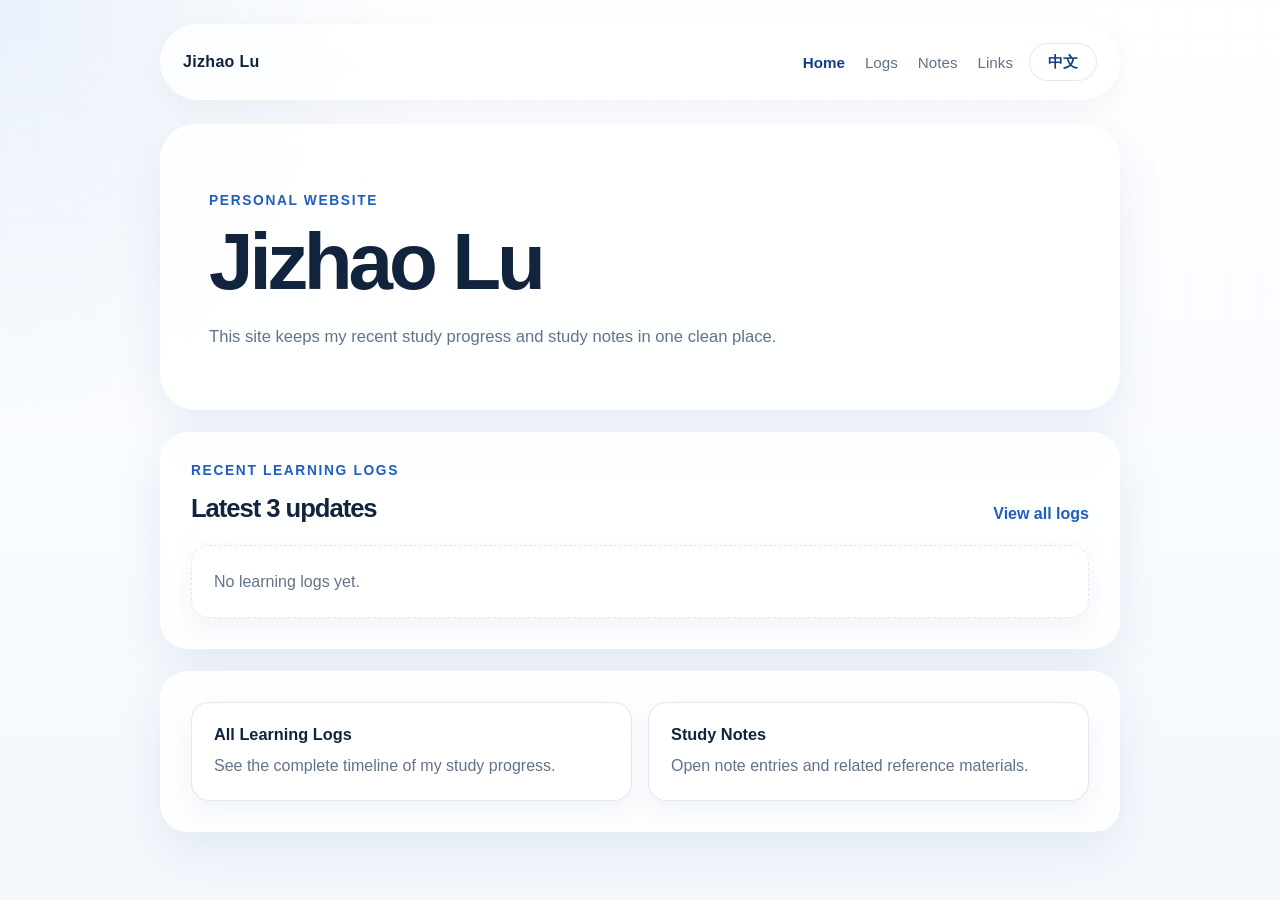
<file: index.html>
<!DOCTYPE html>
<html lang="en">

<head>
  <meta charset="UTF-8">
  <meta name="viewport" content="width=device-width, initial-scale=1.0">
  <title>Jizhao Lu</title>
  <meta name="description" content="Jizhao Lu's personal homepage for learning logs and study notes.">
  <link rel="stylesheet" href="style.css?v=initial">
</head>

<body data-page="home">
  <div class="site-shell">
    <header class="site-header">
      <a class="brand" href="index.html">Jizhao Lu</a>
      <div class="header-actions">
        <nav class="site-nav" aria-label="Primary">
          <a href="index.html" aria-current="page" data-i18n="nav.home">Home</a>
          <a href="logs.html" data-i18n="nav.logs">Logs</a>
          <a href="notes.html" data-i18n="nav.notes">Notes</a>
          <a href="links.html" data-i18n="nav.links">Links</a>
        </nav>
        <button class="lang-toggle" type="button" id="lang-toggle" aria-label="Switch language">
          中文
        </button>
      </div>
    </header>

    <main>
      <section class="hero">
        <p class="eyebrow" data-i18n="home.eyebrow">Personal Website</p>
        <h1>Jizhao Lu</h1>
        <p class="hero-text" data-i18n="home.heroText">
          This site keeps my recent study progress and study notes in one clean place.
        </p>
      </section>

      <section class="section-block">
        <div class="section-heading">
          <div>
            <p class="section-kicker" data-i18n="home.logsKicker">Recent Learning Logs</p>
            <h2 data-i18n="home.logsTitle">Latest 3 updates</h2>
          </div>
          <a class="text-link" href="logs.html" data-i18n="home.viewAllLogs">View all logs</a>
        </div>
        <div id="recent-logs" class="log-list" aria-live="polite"></div>
      </section>

      <section class="section-block compact-links">
        <a class="panel-link" href="logs.html">
          <span class="panel-title" data-i18n="home.allLogsTitle">All Learning Logs</span>
          <span class="panel-copy" data-i18n="home.allLogsCopy">See the complete timeline of my study progress.</span>
        </a>
        <a class="panel-link" href="notes.html">
          <span class="panel-title" data-i18n="home.notesTitle">Study Notes</span>
          <span class="panel-copy" data-i18n="home.notesCopy">Open note entries and related reference materials.</span>
        </a>
      </section>
    </main>
  </div>

  <script src="app.js?v=initial"></script>
</body>

</html>
</file>
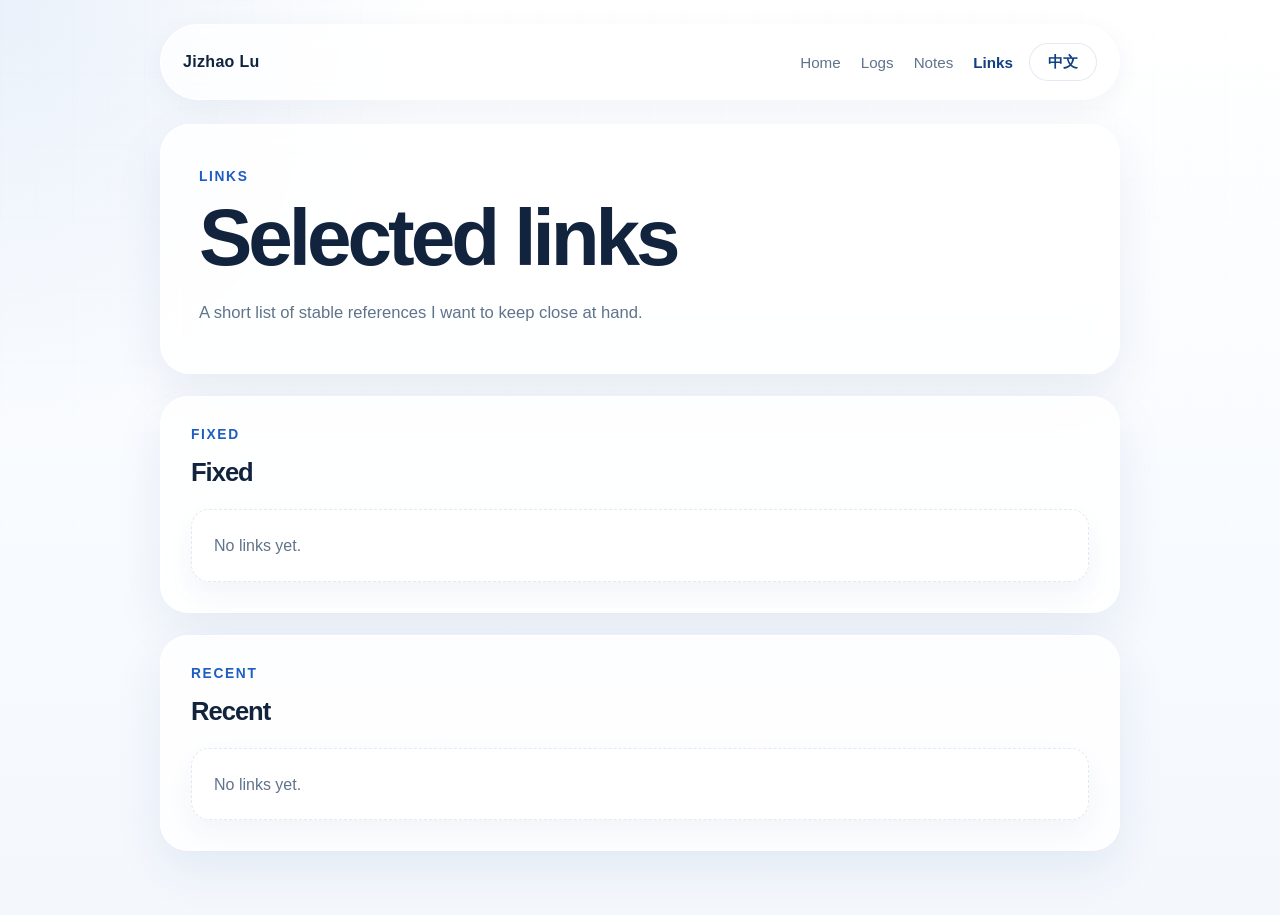
<file: links.html>
<!DOCTYPE html>
<html lang="en">

<head>
  <meta charset="UTF-8">
  <meta name="viewport" content="width=device-width, initial-scale=1.0">
  <title>Links | Jizhao Lu</title>
  <meta name="description" content="Selected fixed and recent reference links from Jizhao Lu.">
  <link rel="stylesheet" href="style.css?v=initial">
</head>

<body data-page="links">
  <div class="site-shell">
    <header class="site-header">
      <a class="brand" href="index.html">Jizhao Lu</a>
      <div class="header-actions">
        <nav class="site-nav" aria-label="Primary">
          <a href="index.html" data-i18n="nav.home">Home</a>
          <a href="logs.html" data-i18n="nav.logs">Logs</a>
          <a href="notes.html" data-i18n="nav.notes">Notes</a>
          <a href="links.html" aria-current="page" data-i18n="nav.links">Links</a>
        </nav>
        <button class="lang-toggle" type="button" id="lang-toggle" aria-label="Switch language">
          中文
        </button>
      </div>
    </header>

    <main>
      <section class="page-intro">
        <p class="section-kicker" data-i18n="links.kicker">Links</p>
        <h1 data-i18n="links.title">Selected links</h1>
        <p class="page-copy" data-i18n="links.copy">
          A short list of stable references I want to keep close at hand.
        </p>
      </section>

      <section class="section-block">
        <div class="section-heading">
          <div>
            <p class="section-kicker" data-i18n="links.fixedTitle">Fixed</p>
            <h2 data-i18n="links.fixedTitle">Fixed</h2>
          </div>
        </div>
        <div id="fixed-links" class="link-list" aria-live="polite"></div>
      </section>

      <section class="section-block">
        <div class="section-heading">
          <div>
            <p class="section-kicker" data-i18n="links.recentTitle">Recent</p>
            <h2 data-i18n="links.recentTitle">Recent</h2>
          </div>
        </div>
        <div id="recent-links" class="link-list" aria-live="polite"></div>
      </section>
    </main>
  </div>

  <script src="app.js?v=initial"></script>
</body>

</html>
</file>
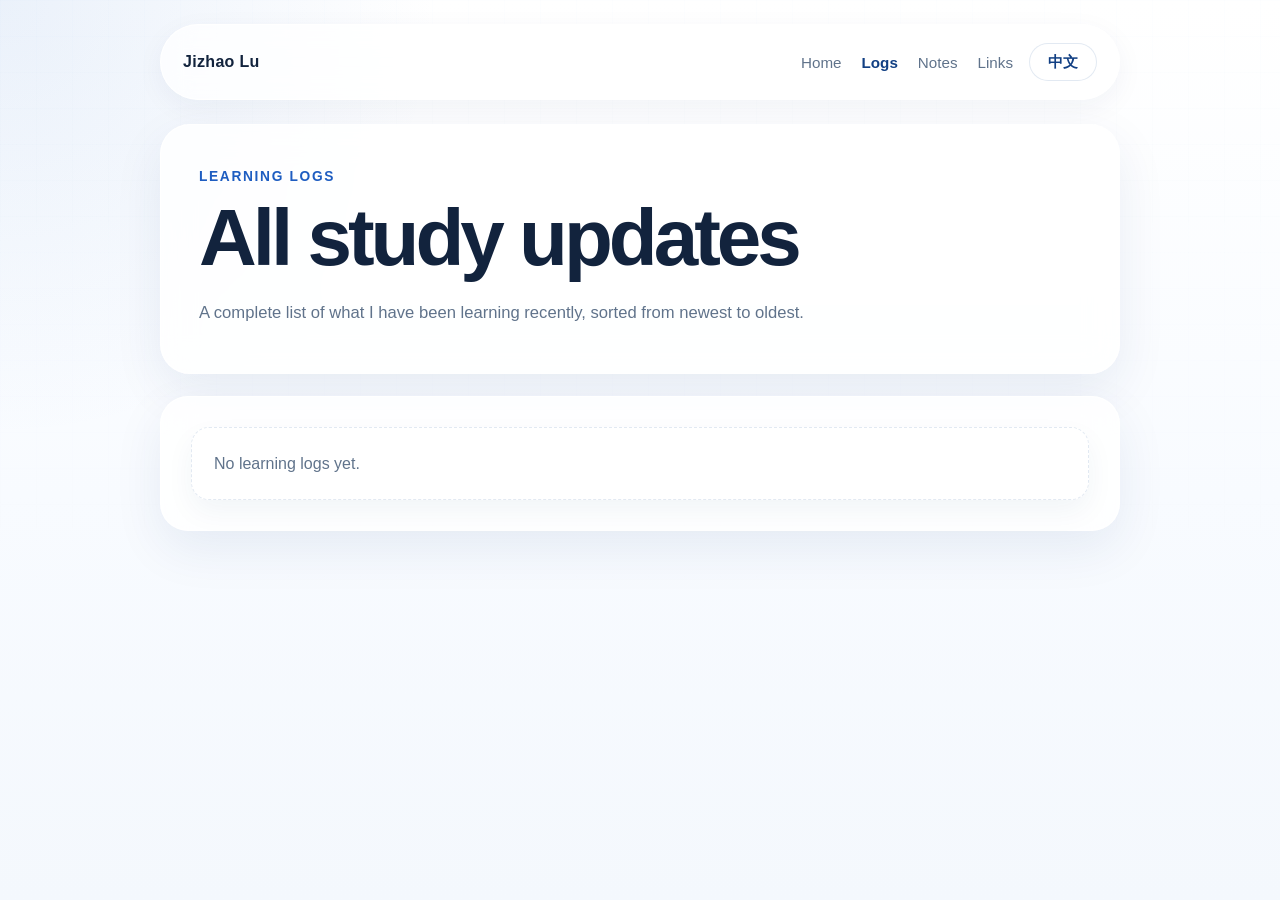
<file: logs.html>
<!DOCTYPE html>
<html lang="en">

<head>
  <meta charset="UTF-8">
  <meta name="viewport" content="width=device-width, initial-scale=1.0">
  <title>Learning Logs | Jizhao Lu</title>
  <meta name="description" content="Complete learning logs from Jizhao Lu.">
  <link rel="stylesheet" href="style.css?v=initial">
</head>

<body data-page="logs">
  <div class="site-shell">
    <header class="site-header">
      <a class="brand" href="index.html">Jizhao Lu</a>
      <div class="header-actions">
        <nav class="site-nav" aria-label="Primary">
          <a href="index.html" data-i18n="nav.home">Home</a>
          <a href="logs.html" aria-current="page" data-i18n="nav.logs">Logs</a>
          <a href="notes.html" data-i18n="nav.notes">Notes</a>
          <a href="links.html" data-i18n="nav.links">Links</a>
        </nav>
        <button class="lang-toggle" type="button" id="lang-toggle" aria-label="Switch language">
          中文
        </button>
      </div>
    </header>

    <main>
      <section class="page-intro">
        <p class="section-kicker" data-i18n="logs.kicker">Learning Logs</p>
        <h1 data-i18n="logs.title">All study updates</h1>
        <p class="page-copy" data-i18n="logs.copy">
          A complete list of what I have been learning recently, sorted from newest to oldest.
        </p>
      </section>

      <section class="section-block">
        <div id="all-logs" class="log-list" aria-live="polite"></div>
      </section>
    </main>
  </div>

  <script src="app.js?v=initial"></script>
</body>

</html>
</file>
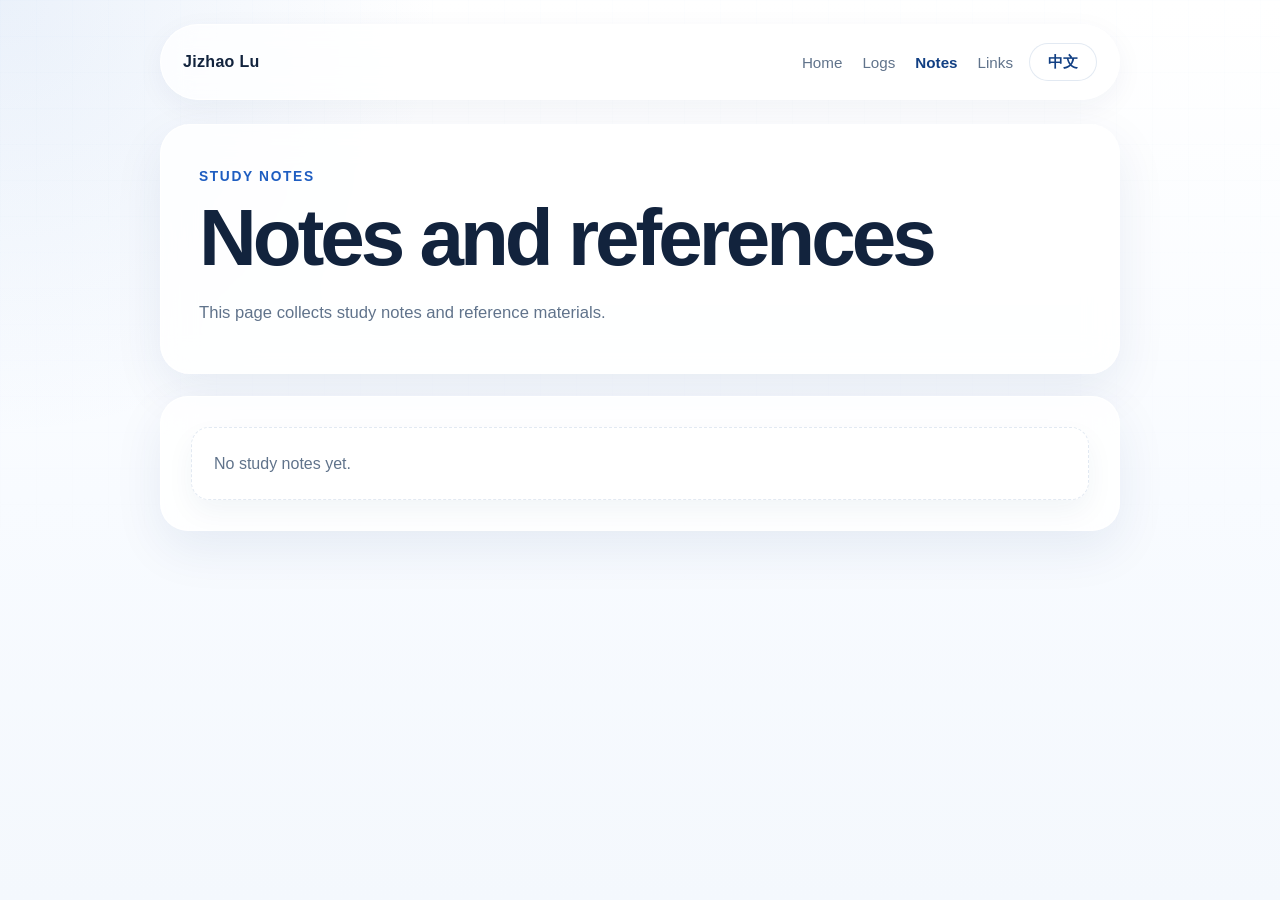
<file: notes.html>
<!DOCTYPE html>
<html lang="en">

<head>
  <meta charset="UTF-8">
  <meta name="viewport" content="width=device-width, initial-scale=1.0">
  <title>Study Notes | Jizhao Lu</title>
  <meta name="description" content="Study notes and reference materials from Jizhao Lu.">
  <link rel="stylesheet" href="style.css?v=initial">
</head>

<body data-page="notes">
  <div class="site-shell">
    <header class="site-header">
      <a class="brand" href="index.html">Jizhao Lu</a>
      <div class="header-actions">
        <nav class="site-nav" aria-label="Primary">
          <a href="index.html" data-i18n="nav.home">Home</a>
          <a href="logs.html" data-i18n="nav.logs">Logs</a>
          <a href="notes.html" aria-current="page" data-i18n="nav.notes">Notes</a>
          <a href="links.html" data-i18n="nav.links">Links</a>
        </nav>
        <button class="lang-toggle" type="button" id="lang-toggle" aria-label="Switch language">
          中文
        </button>
      </div>
    </header>

    <main>
      <section class="page-intro">
        <p class="section-kicker" data-i18n="notes.kicker">Study Notes</p>
        <h1 data-i18n="notes.title">Notes and references</h1>
        <p class="page-copy" data-i18n="notes.copy">
          This page collects study notes and reference materials.
        </p>
      </section>

      <section class="section-block">
        <div id="note-filters" class="tag-filter" aria-label="Note tags"></div>
        <div id="notes-list" class="note-list" aria-live="polite"></div>
      </section>
    </main>
  </div>

  <script src="app.js?v=initial"></script>
</body>

</html>
</file>
<file: style.css>
:root {
  --bg: #f8fbff;
  --bg-soft: #eef5ff;
  --surface: rgba(255, 255, 255, 0.82);
  --surface-strong: #ffffff;
  --border: rgba(21, 74, 145, 0.12);
  --border-strong: rgba(21, 74, 145, 0.18);
  --text: #12233d;
  --muted: #60738b;
  --accent: #1e5dc1;
  --accent-deep: #113f83;
  --shadow: 0 18px 50px rgba(15, 54, 112, 0.08);
  --radius-lg: 24px;
  --radius-md: 18px;
  --radius-sm: 14px;
  --max-width: 960px;
}

* {
  box-sizing: border-box;
}

html {
  scroll-behavior: smooth;
}

body {
  margin: 0;
  min-height: 100vh;
  font-family: "Segoe UI", "PingFang SC", "Microsoft YaHei", sans-serif;
  color: var(--text);
  background:
    radial-gradient(circle at top left, rgba(55, 120, 210, 0.1), transparent 28%),
    linear-gradient(180deg, #ffffff 0%, var(--bg) 55%, #f4f8fd 100%);
}

body::before {
  content: "";
  position: fixed;
  inset: 0;
  pointer-events: none;
  background:
    linear-gradient(90deg, rgba(30, 93, 193, 0.03) 1px, transparent 1px),
    linear-gradient(rgba(30, 93, 193, 0.03) 1px, transparent 1px);
  background-size: 36px 36px;
  mask-image: linear-gradient(180deg, rgba(0, 0, 0, 0.28), transparent 75%);
}

a {
  color: inherit;
}

.site-shell {
  width: min(calc(100% - 32px), var(--max-width));
  margin: 0 auto;
  padding: 24px 0 64px;
}

.site-header {
  display: flex;
  align-items: center;
  justify-content: space-between;
  gap: 20px;
  padding: 18px 22px;
  border: 1px solid rgba(255, 255, 255, 0.95);
  border-radius: 999px;
  background: rgba(255, 255, 255, 0.76);
  backdrop-filter: blur(14px);
  box-shadow: 0 8px 28px rgba(13, 44, 89, 0.05);
}

.header-actions {
  display: flex;
  align-items: center;
  gap: 16px;
}

.brand {
  text-decoration: none;
  font-weight: 700;
  letter-spacing: 0.02em;
}

.site-nav {
  display: flex;
  align-items: center;
  gap: 20px;
}

.site-nav a {
  text-decoration: none;
  color: var(--muted);
  font-size: 0.95rem;
}

.site-nav a[aria-current="page"] {
  color: var(--accent-deep);
  font-weight: 600;
}

.lang-toggle {
  min-width: 68px;
  height: 38px;
  padding: 0 14px;
  border: 1px solid var(--border);
  border-radius: 999px;
  background: rgba(255, 255, 255, 0.86);
  color: var(--accent-deep);
  font: inherit;
  font-size: 0.92rem;
  font-weight: 600;
  cursor: pointer;
  transition: transform 180ms ease, border-color 180ms ease, box-shadow 180ms ease;
}

.lang-toggle:hover {
  transform: translateY(-1px);
  border-color: var(--border-strong);
  box-shadow: 0 10px 24px rgba(15, 54, 112, 0.08);
}

.hero,
.page-intro,
.section-block {
  border: 1px solid rgba(255, 255, 255, 0.96);
  background: var(--surface);
  backdrop-filter: blur(16px);
  box-shadow: var(--shadow);
}

.hero {
  margin-top: 24px;
  padding: 68px 48px 56px;
  border-radius: 36px;
}

.eyebrow,
.section-kicker {
  margin: 0 0 16px;
  color: var(--accent);
  font-size: 0.86rem;
  font-weight: 600;
  letter-spacing: 0.12em;
  text-transform: uppercase;
}

.hero h1,
.page-intro h1 {
  margin: 0;
  font-size: clamp(2.8rem, 7vw, 5rem);
  letter-spacing: -0.05em;
  line-height: 0.94;
  font-weight: 700;
}

.hero-text,
.page-copy {
  max-width: 640px;
  margin: 22px 0 0;
  color: var(--muted);
  font-size: 1.04rem;
  line-height: 1.9;
}

html[lang="zh-CN"] body[data-page="home"] .hero h1 {
  font-size: clamp(2.4rem, 6vw, 4.4rem);
  font-weight: 600;
  letter-spacing: -0.035em;
  line-height: 1.08;
}

html[lang="zh-CN"] body[data-page="home"] .hero-text {
  font-size: 1.08rem;
  color: #4d6482;
  max-width: 34rem;
  line-height: 2;
}

html[lang="zh-CN"] .eyebrow,
html[lang="zh-CN"] .section-kicker,
html[lang="zh-CN"] .log-date,
html[lang="zh-CN"] .note-tag {
  letter-spacing: 0.06em;
}

html[lang="zh-CN"] .page-intro h1 {
  font-size: clamp(2.3rem, 5vw, 3.5rem);
  font-weight: 600;
  letter-spacing: -0.03em;
  line-height: 1.12;
}

html[lang="zh-CN"] .page-copy {
  max-width: 36rem;
  font-size: 1.06rem;
  line-height: 1.95;
  color: #4d6482;
}

html[lang="zh-CN"] .section-heading h2 {
  font-size: 1.48rem;
  font-weight: 600;
  letter-spacing: -0.025em;
  line-height: 1.24;
}

html[lang="zh-CN"] .log-card h3,
html[lang="zh-CN"] .note-card h3,
html[lang="zh-CN"] .link-title,
html[lang="zh-CN"] .panel-title {
  font-weight: 600;
  letter-spacing: -0.015em;
  line-height: 1.42;
}

html[lang="zh-CN"] .log-card p,
html[lang="zh-CN"] .note-card p,
html[lang="zh-CN"] .panel-copy,
html[lang="zh-CN"] .state-card p {
  max-width: 38rem;
  line-height: 1.92;
  color: #556b86;
}

html[lang="zh-CN"] .log-meta,
html[lang="zh-CN"] .note-meta {
  margin-bottom: 12px;
}

html[lang="zh-CN"] .link-source {
  letter-spacing: 0.04em;
}

.page-intro {
  margin-top: 24px;
  padding: 44px 38px;
  border-radius: 30px;
}

.section-block {
  margin-top: 22px;
  padding: 30px;
  border-radius: 28px;
}

.section-heading {
  display: flex;
  align-items: end;
  justify-content: space-between;
  gap: 16px;
  margin-bottom: 22px;
}

.section-heading h2 {
  margin: 4px 0 0;
  font-size: 1.6rem;
  letter-spacing: -0.04em;
}

.text-link {
  text-decoration: none;
  color: var(--accent);
  font-weight: 600;
  white-space: nowrap;
}

.log-list,
.note-list,
.link-list,
.compact-links {
  display: grid;
  gap: 16px;
}

.tag-filter {
  display: flex;
  flex-wrap: wrap;
  gap: 10px;
  margin-bottom: 18px;
}

.tag-filter:empty {
  display: none;
}

.tag-filter-button,
.note-pill {
  border-radius: 999px;
  border: 1px solid var(--border);
  background: rgba(255, 255, 255, 0.82);
  color: var(--muted);
  font: inherit;
  font-size: 0.84rem;
  font-weight: 600;
}

.tag-filter-button {
  padding: 7px 13px;
  cursor: pointer;
  transition: color 180ms ease, background 180ms ease, border-color 180ms ease, box-shadow 180ms ease;
}

.tag-filter-button:hover,
.tag-filter-button[aria-pressed="true"] {
  border-color: var(--border-strong);
  background: var(--bg-soft);
  color: var(--accent-deep);
  box-shadow: 0 8px 18px rgba(15, 54, 112, 0.06);
}

.log-card,
.note-card,
.link-item,
.panel-link,
.state-card {
  padding: 22px 22px 20px;
  border-radius: var(--radius-md);
  border: 1px solid var(--border);
  background: var(--surface-strong);
  box-shadow: 0 12px 28px rgba(15, 54, 112, 0.05);
}

.log-meta,
.note-meta {
  display: flex;
  align-items: center;
  justify-content: space-between;
  gap: 12px;
  margin-bottom: 10px;
}

.log-date,
.note-tag {
  color: var(--accent);
  font-size: 0.84rem;
  font-weight: 600;
  letter-spacing: 0.08em;
  text-transform: uppercase;
}

.log-card h3,
.note-card h3 {
  margin: 0 0 10px;
  font-size: 1.1rem;
  letter-spacing: -0.02em;
}

.note-tags {
  display: flex;
  flex-wrap: wrap;
  gap: 8px;
  margin-top: 14px;
}

.note-pill {
  display: inline-flex;
  align-items: center;
  min-height: 28px;
  padding: 4px 10px;
  color: var(--accent-deep);
  background: var(--bg-soft);
}

.link-list {
  gap: 10px;
}

.link-item {
  display: grid;
  gap: 8px;
  padding: 18px 20px;
}

.link-title {
  color: var(--accent-deep);
  text-decoration: none;
  font-size: 1rem;
  font-weight: 600;
  line-height: 1.5;
}

.link-title:hover,
.link-url:hover {
  text-decoration: underline;
}

.link-meta {
  display: flex;
  align-items: center;
  gap: 12px;
  flex-wrap: wrap;
  color: var(--muted);
  font-size: 0.9rem;
}

.link-source {
  color: var(--accent);
  font-size: 0.8rem;
  font-weight: 600;
  letter-spacing: 0.08em;
  text-transform: uppercase;
}

.link-url {
  color: var(--muted);
  text-decoration: none;
  word-break: break-all;
}

.log-card p,
.note-card p,
.panel-copy,
.state-card p {
  margin: 0;
  color: var(--muted);
  line-height: 1.8;
}

.log-footer,
.note-footer {
  margin-top: 14px;
}

.log-footer a,
.note-footer a {
  color: var(--accent-deep);
  text-decoration: none;
  font-weight: 600;
}

.compact-links {
  grid-template-columns: repeat(2, minmax(0, 1fr));
}

.panel-link {
  display: flex;
  flex-direction: column;
  gap: 8px;
  text-decoration: none;
  transition: transform 180ms ease, border-color 180ms ease, box-shadow 180ms ease;
}

.panel-link:hover,
.log-card:hover,
.note-card:hover,
.link-item:hover {
  transform: translateY(-2px);
  border-color: var(--border-strong);
  box-shadow: 0 18px 36px rgba(15, 54, 112, 0.08);
}

.panel-title {
  font-size: 1.02rem;
  font-weight: 700;
}

.state-card {
  border-style: dashed;
  background: rgba(255, 255, 255, 0.66);
}

@media (max-width: 720px) {
  .site-shell {
    width: min(calc(100% - 20px), var(--max-width));
    padding-top: 14px;
  }

  .site-header {
    padding: 16px 18px;
    border-radius: 24px;
    align-items: flex-start;
    flex-direction: column;
  }

  .header-actions {
    width: 100%;
    align-items: flex-start;
    flex-direction: column;
  }

  .site-nav {
    gap: 16px;
    flex-wrap: wrap;
  }

  .hero {
    padding: 44px 24px 36px;
    border-radius: 28px;
  }

  .page-intro,
  .section-block {
    padding: 22px 18px;
    border-radius: 22px;
  }

  .section-heading {
    align-items: flex-start;
    flex-direction: column;
  }

  .compact-links {
    grid-template-columns: 1fr;
  }

  .log-meta,
  .note-meta {
    align-items: flex-start;
    flex-direction: column;
  }

  .link-meta {
    align-items: flex-start;
    flex-direction: column;
    gap: 6px;
  }
}
</file>
